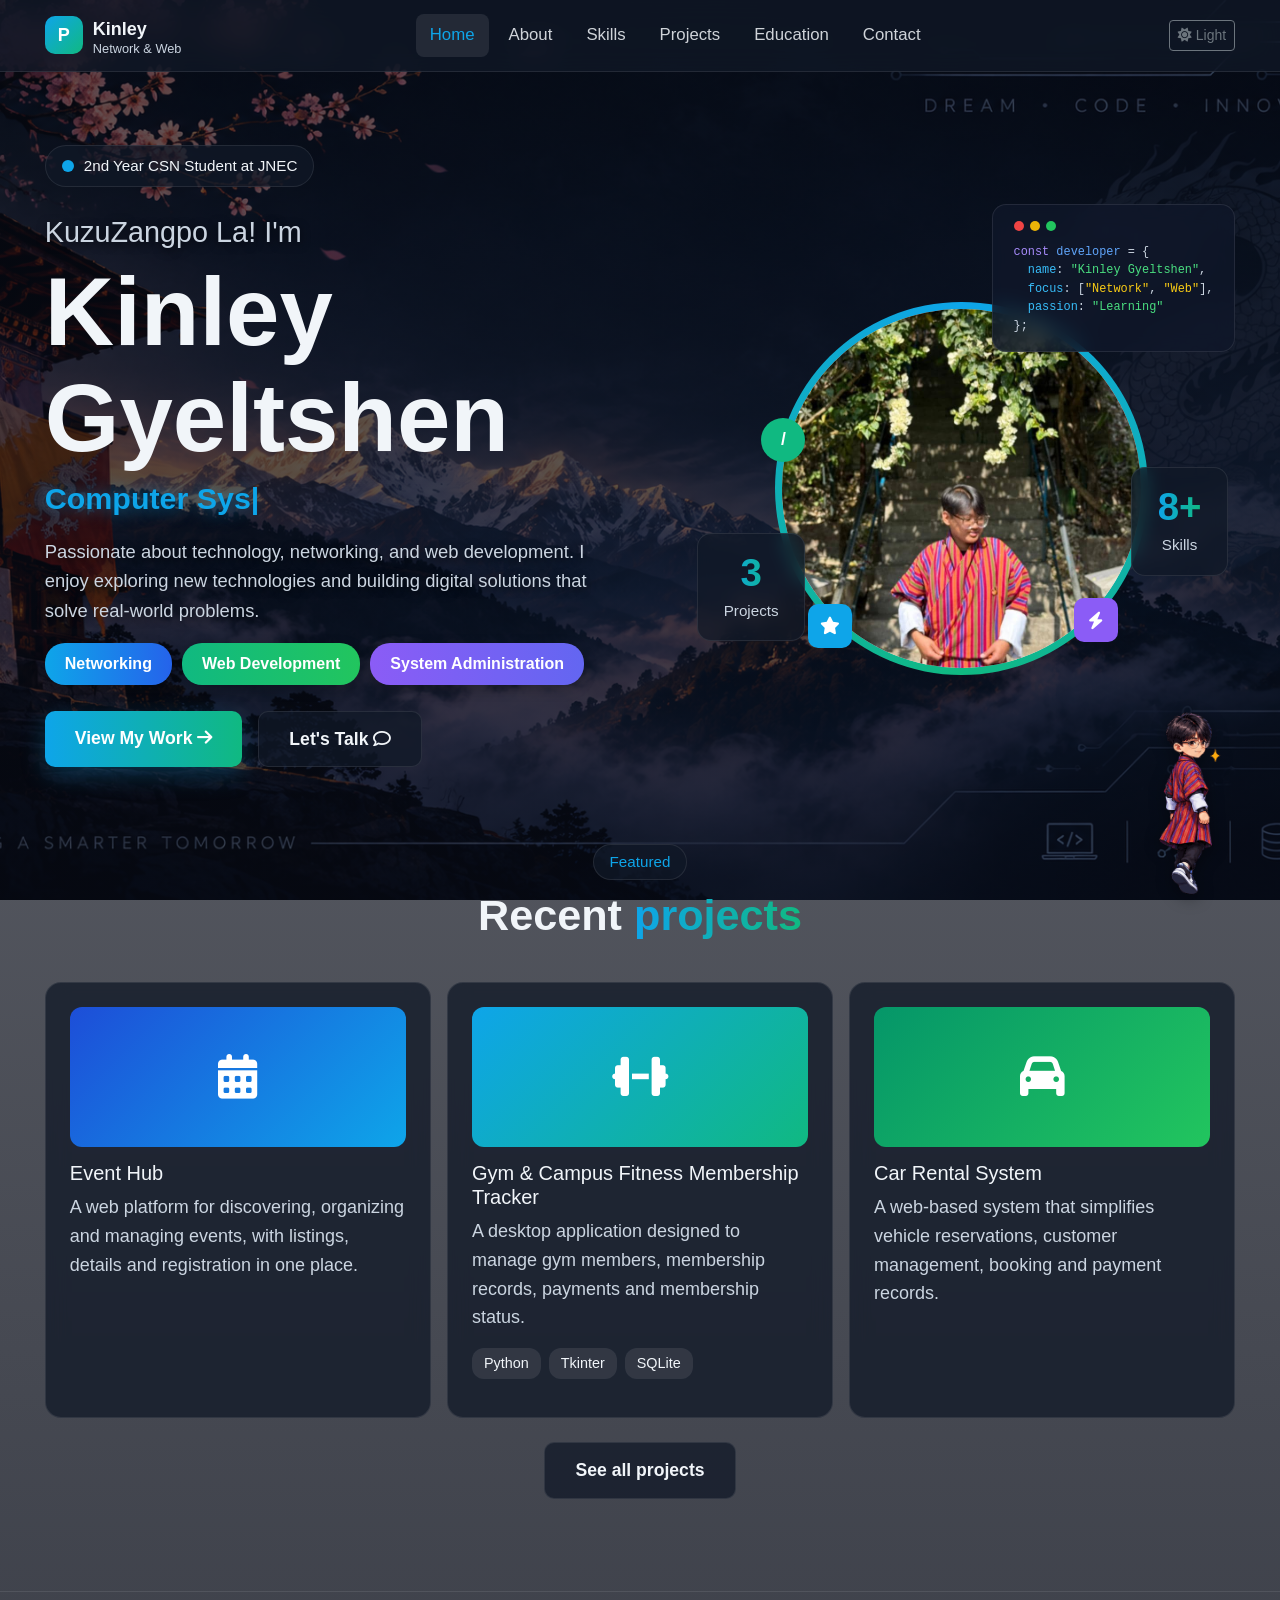
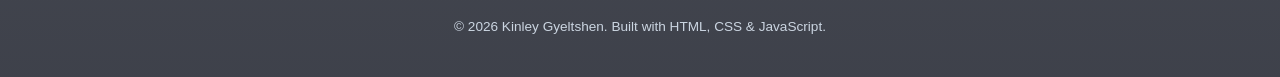
<file: index.html>
<!DOCTYPE html>
<html lang="en">
<head>
  <meta charset="UTF-8">
  <meta name="viewport" content="width=device-width, initial-scale=1.0">
  <meta name="description" content="Personal portfolio of Kinley Gyeltshen - 2nd year CSN student at JNEC">
  <title>KingyelPort — Home</title>
  <!-- 1. Bootstrap CSS (framework) -->
  <link href="https://cdn.jsdelivr.net/npm/bootstrap@5.3.3/dist/css/bootstrap.min.css" rel="stylesheet">
  <!-- 2. Font Awesome (icons) -->
  <link rel="stylesheet" href="https://cdnjs.cloudflare.com/ajax/libs/font-awesome/6.5.2/css/all.min.css">
  <!-- 3. YOUR CSS last so you can override Bootstrap -->
  <link rel="stylesheet" href="css/styles.css">
</head>
<body class="dark">
  <header id="top">
    <a href="index.html" class="brand">
      <span class="logo-mark">P</span>
      <span>Kinley<small>Network &amp; Web</small></span>
    </a>
    <nav id="mainNav">
      <a href="index.html" title="Go to home page">Home</a>
      <a href="about.html">About</a>
      <a href="skills.html">Skills</a>
      <a href="projects.html">Projects</a>
      <a href="education.html">Education</a>
      <a href="contact.html">Contact</a>
    </nav>
    <div class="header-actions">
      <button type="button" id="darkToggle" class="btn btn-sm btn-outline-secondary">Light</button>
      <button type="button" id="menuToggle" class="btn btn-sm btn-outline-secondary" aria-label="Open menu"><i class="fa-solid fa-bars"></i></button>
    </div>
  </header>

  <main>
    <section class="hero" id="home">
      <div class="hero-text">
        <span class="avail"><i class="dot"></i> 2nd Year CSN Student at JNEC</span>
        <p class="hello">KuzuZangpo La! I'm</p>
        <h1 class="hero-name">Kinley <br>Gyeltshen</h1>
        <h2 class="role"><span class="glow" id="typing"></span><span class="cursor">|</span></h2>
        <p class="intro">
          Passionate about technology, networking, and web development. I enjoy exploring new
          technologies and building digital solutions that solve real-world problems.
        </p>

        <div class="pills">
          <span class="pill p-tw">Networking</span>
          <span class="pill p-react">Web Development</span>
          <span class="pill p-node">System Administration</span>
        </div>

        <div class="cta">
          <a href="projects.html" class="btn btn-gradient">View My Work <i class="fa-solid fa-arrow-right"></i></a>
          <a href="contact.html" class="btn btn-ghost">Let's Talk <i class="fa-regular fa-comment"></i></a>
        </div>
      </div>

      <div class="hero-visual">
        <div class="code-card">
          <div class="dots"><i class="r"></i><i class="y"></i><i class="g"></i></div>
<pre><span class="k">const</span> <span class="v">developer</span> = {
  <span class="p">name</span>: <span class="s">"Kinley Gyeltshen"</span>,
  <span class="p">focus</span>: [<span class="yl">"Network"</span>, <span class="yl">"Web"</span>],
  <span class="p">passion</span>: <span class="s">"Learning"</span>
};</pre>
        </div>

        <div class="avatar-ring">
          <div class="avatar">
            <!-- put your photo at media/profile.jpeg -->
            <img id="profileImg" src="media/profile.jpeg" alt="Profile photo">
            <span id="avatarFallback" class="avatar-fallback">KG</span>
          </div>
        </div>

        <div class="float-badge fb-green">/</div>
        <div class="float-badge fb-purple"><i class="fa-solid fa-bolt"></i></div>
        <div class="float-badge fb-blue"><i class="fa-solid fa-star"></i></div>

        <div class="stat stat-projects"><strong class="grad" data-count="3">0</strong><small>Projects</small></div>
        <div class="stat stat-years"><strong class="grad" data-count="8" data-suffix="+">0</strong><small>Skills</small></div>
      </div>
    </section>

    <section id="featured">
      <div class="page-head">
        <span class="eyebrow">Featured</span>
        <h1>Recent <span class="grad">projects</span></h1>
      </div>
      <div class="row g-3" id="home-projects"></div>
      <p class="text-center mt-4"><a href="projects.html" class="btn btn-ghost">See all projects</a></p>
    </section>
  </main>

  <footer>
    <p>&copy; <span id="year"></span> Kinley Gyeltshen. Built with HTML, CSS &amp; JavaScript.</p>
  </footer>
  <img src="media/mascot.gif" alt="Animated mascot walking" class="mascot">
  <button type="button" id="toTop" aria-label="Back to top"><i class="fa-solid fa-arrow-up"></i></button>

  <!-- Bootstrap JS — last, just before your own scripts -->
  <script src="https://cdn.jsdelivr.net/npm/bootstrap@5.3.3/dist/js/bootstrap.bundle.min.js"></script>
  <script src="js/main.js"></script>
</body>
</html>
</file>
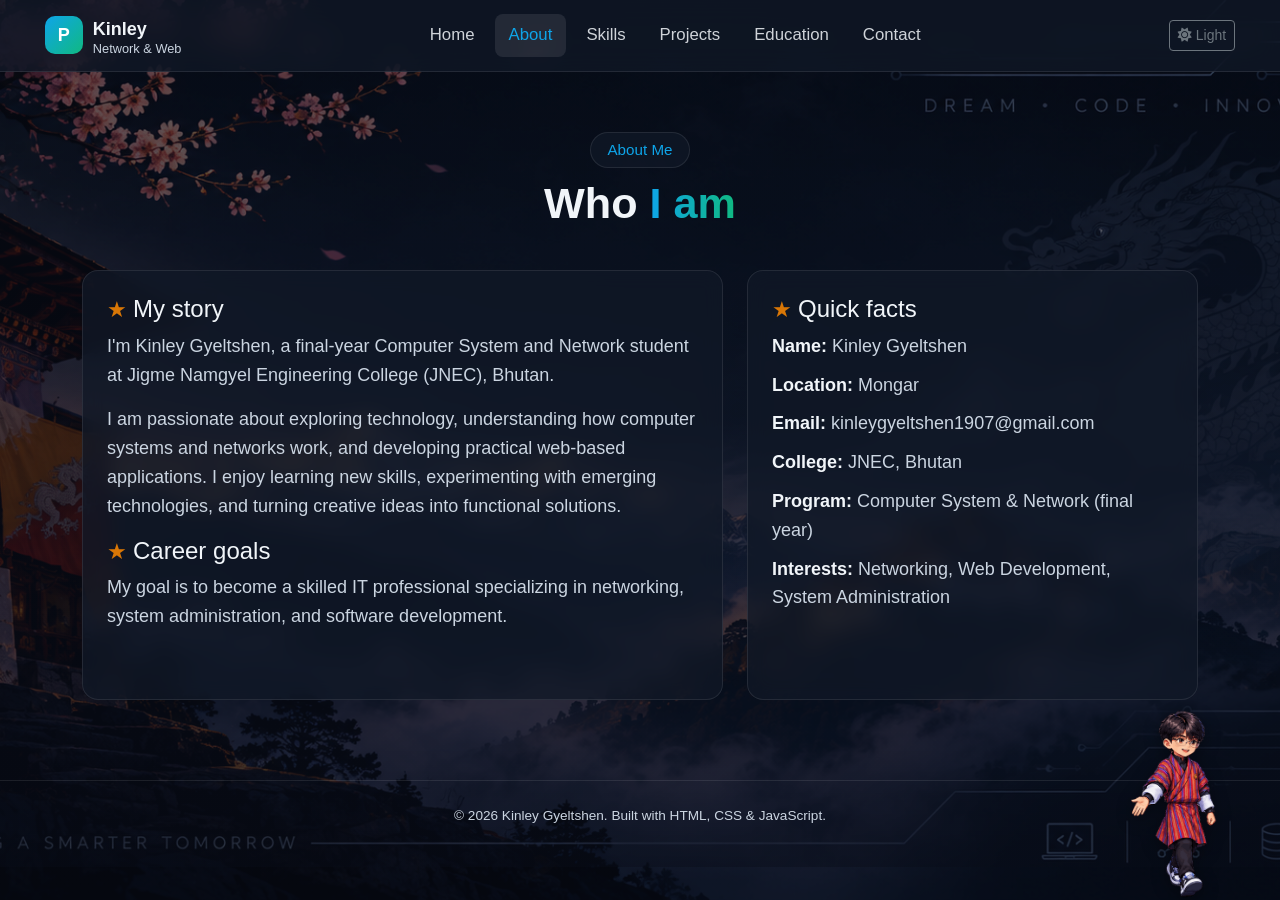
<file: about.html>
<!DOCTYPE html>
<html lang="en">
<head>
  <meta charset="UTF-8">
  <meta name="viewport" content="width=device-width, initial-scale=1.0">
  <meta name="description" content="Personal portfolio of Kinley Gyeltshen - Computer System &amp; Network Student">
  <title>KingyelPort — About</title>
  <!-- 1. Bootstrap CSS (framework) -->
  <link href="https://cdn.jsdelivr.net/npm/bootstrap@5.3.3/dist/css/bootstrap.min.css" rel="stylesheet">
  <!-- 2. Font Awesome (icons) -->
  <link rel="stylesheet" href="https://cdnjs.cloudflare.com/ajax/libs/font-awesome/6.5.2/css/all.min.css">
  <!-- 3. YOUR CSS last so you can override Bootstrap -->
  <link rel="stylesheet" href="css/styles.css">
</head>
<body class="dark">
  <header id="top">
    <a href="index.html" class="brand">
      <span class="logo-mark">P</span>
      <span>Kinley<small>Network &amp; Web</small></span>
    </a>
    <nav id="mainNav">
      <a href="index.html" title="Go to home page">Home</a>
      <a href="about.html">About</a>
      <a href="skills.html">Skills</a>
      <a href="projects.html">Projects</a>
      <a href="education.html">Education</a>
      <a href="contact.html">Contact</a>
    </nav>
    <div class="header-actions">
      <button type="button" id="darkToggle" class="btn btn-sm btn-outline-secondary">Light</button>
      <button type="button" id="menuToggle" class="btn btn-sm btn-outline-secondary" aria-label="Open menu"><i class="fa-solid fa-bars"></i></button>
    </div>
  </header>

  <main>
    <div class="container py-3">
      <div class="page-head">
        <span class="eyebrow">About Me</span>
        <h1>Who <span class="grad">I am</span></h1>
      </div>

      <div class="row g-4">
        <div class="col-lg-7">
          <section class="site-card h-100" id="bio">
            <h2>My story</h2>
            <p>I'm Kinley Gyeltshen, a final-year Computer System and Network student at Jigme Namgyel Engineering College (JNEC), Bhutan.</p>
            <p>I am passionate about exploring technology, understanding how computer systems and networks work, and developing practical web-based applications. I enjoy learning new skills, experimenting with emerging technologies, and turning creative ideas into functional solutions.</p>
            <h2>Career goals</h2>
            <p>My goal is to become a skilled IT professional specializing in networking, system administration, and software development.</p>
          </section>
        </div>
        <div class="col-lg-5">
          <section class="site-card h-100" id="facts">
            <h2>Quick facts</h2>
            <ul class="facts">
              <li><b>Name:</b> Kinley Gyeltshen</li>
              <li><b>Location:</b> Mongar</li>
              <li><b>Email:</b> kinleygyeltshen1907@gmail.com</li>
              <li><b>College:</b> JNEC, Bhutan</li>
              <li><b>Program:</b> Computer System &amp; Network (final year)</li>
              <li><b>Interests:</b> Networking, Web Development, System Administration</li>
            </ul>
          </section>
        </div>
      </div>
    </div>
  </main>

  <footer>
    <p>&copy; <span id="year"></span> Kinley Gyeltshen. Built with HTML, CSS &amp; JavaScript.</p>
  </footer>
  <img src="media/mascot.gif" alt="Animated mascot walking" class="mascot">
  <button type="button" id="toTop" aria-label="Back to top"><i class="fa-solid fa-arrow-up"></i></button>

  <!-- Bootstrap JS — last, just before your own scripts -->
  <script src="https://cdn.jsdelivr.net/npm/bootstrap@5.3.3/dist/js/bootstrap.bundle.min.js"></script>
  <script src="js/main.js"></script>
</body>
</html>
</file>
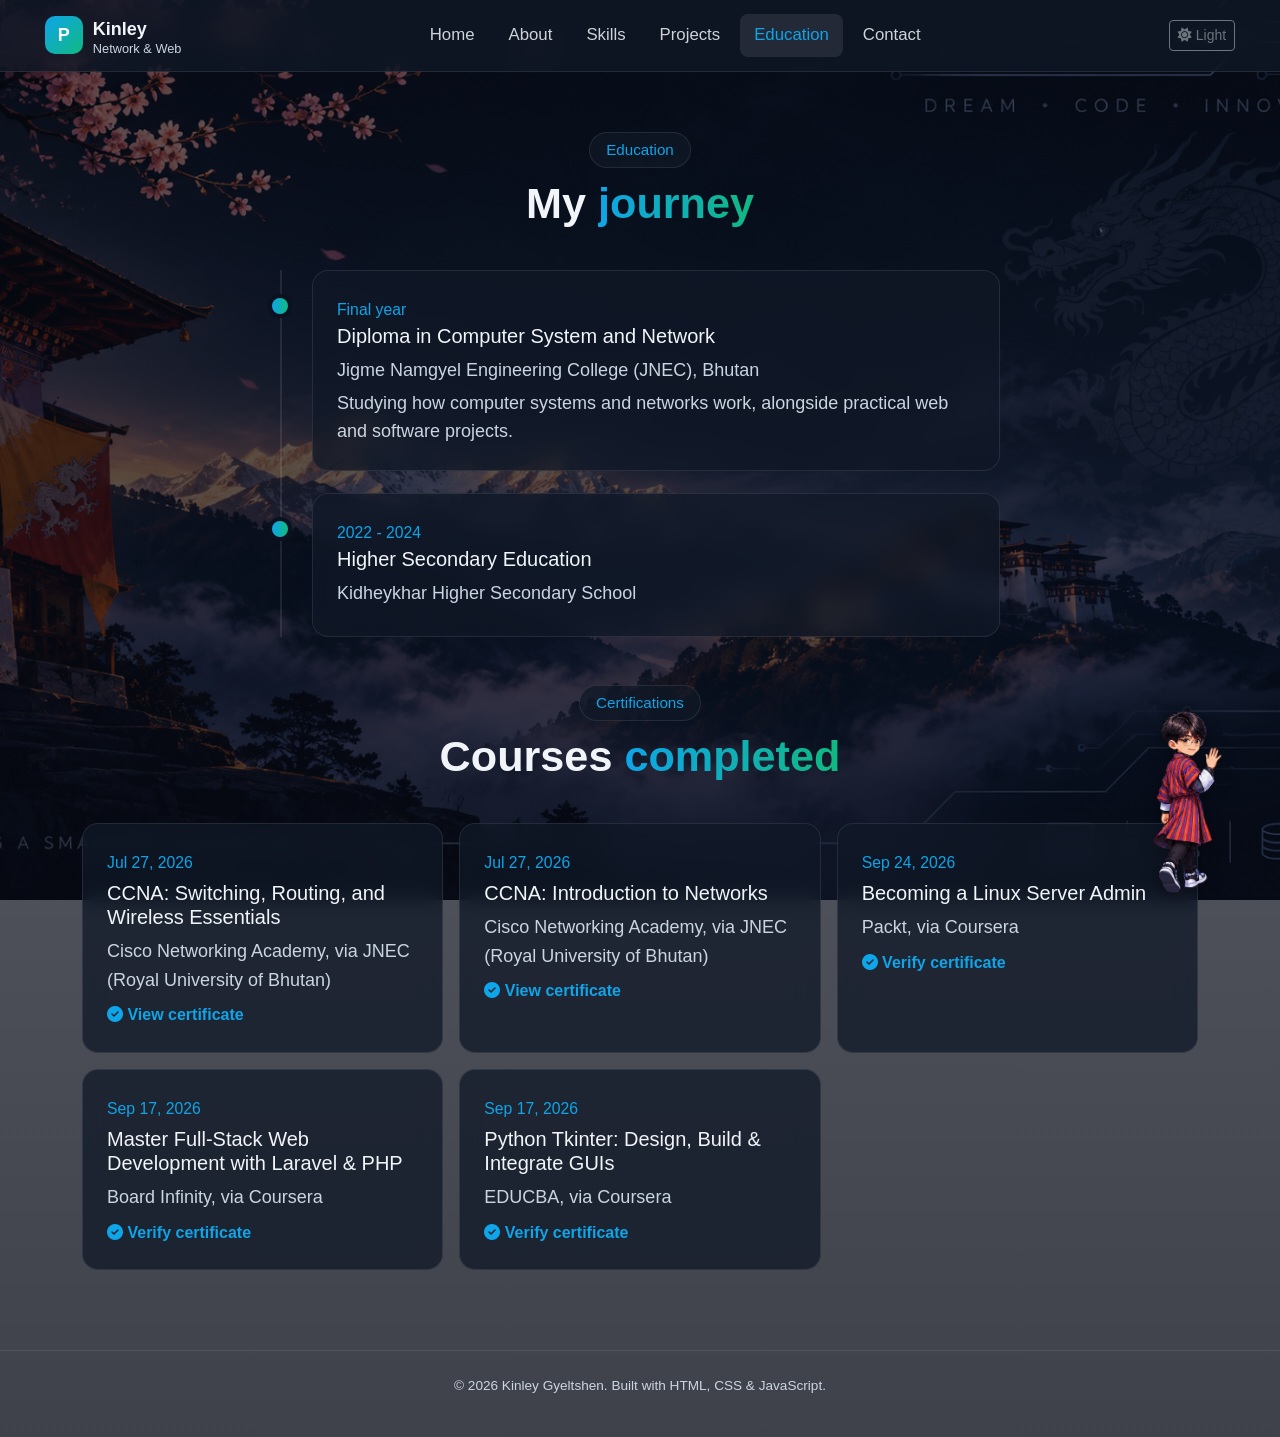
<file: education.html>
<!DOCTYPE html>
<html lang="en">
<head>
  <meta charset="UTF-8">
  <meta name="viewport" content="width=device-width, initial-scale=1.0">
  <meta name="description" content="Personal portfolio of Kinley Gyeltshen - Diploma in Computer System &amp; Network Student">
  <title>KingyelPort — Education</title>
  <!-- 1. Bootstrap CSS (framework) -->
  <link href="https://cdn.jsdelivr.net/npm/bootstrap@5.3.3/dist/css/bootstrap.min.css" rel="stylesheet">
  <!-- 2. Font Awesome (icons) -->
  <link rel="stylesheet" href="https://cdnjs.cloudflare.com/ajax/libs/font-awesome/6.5.2/css/all.min.css">
  <!-- 3. YOUR CSS last so you can override Bootstrap -->
  <link rel="stylesheet" href="css/styles.css">
</head>
<body class="dark">
  <header id="top">
    <a href="index.html" class="brand">
      <span class="logo-mark">P</span>
      <span>Kinley<small>Network &amp; Web</small></span>
    </a>
    <nav id="mainNav">
      <a href="index.html" title="Go to home page">Home</a>
      <a href="about.html">About</a>
      <a href="skills.html">Skills</a>
      <a href="projects.html">Projects</a>
      <a href="education.html">Education</a>
      <a href="contact.html">Contact</a>
    </nav>
    <div class="header-actions">
      <button type="button" id="darkToggle" class="btn btn-sm btn-outline-secondary">Light</button>
      <button type="button" id="menuToggle" class="btn btn-sm btn-outline-secondary" aria-label="Open menu"><i class="fa-solid fa-bars"></i></button>
    </div>
  </header>

  <main>
    <div class="container py-3">
      <div class="page-head">
        <span class="eyebrow">Education</span>
        <h1>My <span class="grad">journey</span></h1>
      </div>
      <div class="timeline" id="educationList"></div>

      <div class="page-head mt-5">
        <span class="eyebrow">Certifications</span>
        <h1>Courses <span class="grad">completed</span></h1>
      </div>
      <div class="row g-3" id="certList"></div>
    </div>
  </main>

  <footer>
    <p>&copy; <span id="year"></span> Kinley Gyeltshen. Built with HTML, CSS &amp; JavaScript.</p>
  </footer>
  <img src="media/mascot.gif" alt="Animated mascot walking" class="mascot">
  <button type="button" id="toTop" aria-label="Back to top"><i class="fa-solid fa-arrow-up"></i></button>

  <!-- Bootstrap JS — last, just before your own scripts -->
  <script src="https://cdn.jsdelivr.net/npm/bootstrap@5.3.3/dist/js/bootstrap.bundle.min.js"></script>
  <script src="js/main.js"></script>
</body>
</html>
</file>
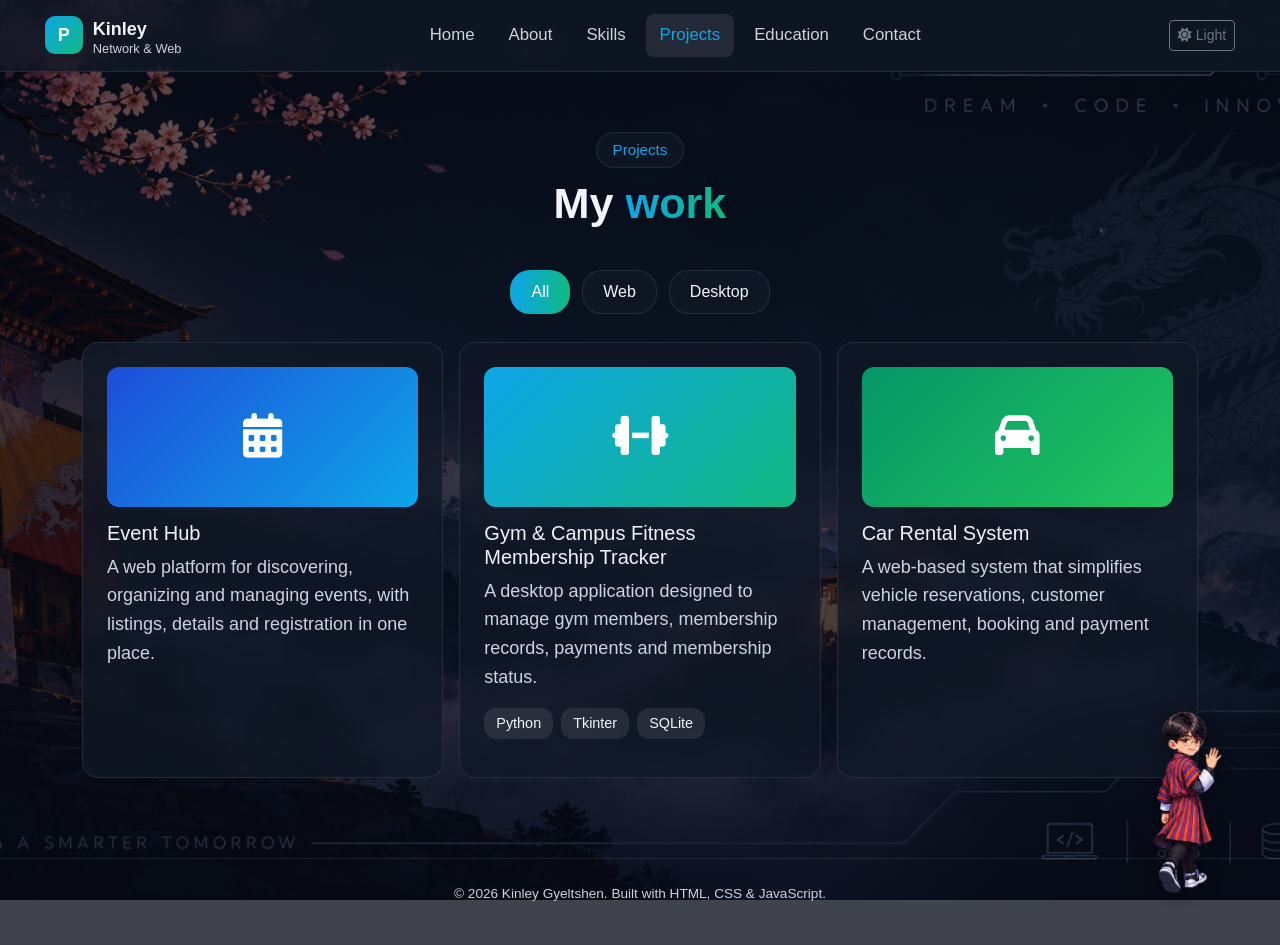
<file: projects.html>
<!DOCTYPE html>
<html lang="en">
<head>
  <meta charset="UTF-8">
  <meta name="viewport" content="width=device-width, initial-scale=1.0">
  <meta name="description" content="Personal portfolio of Kinley Gyeltshen - Computer System &amp; Network Student">
  <title>KingyelPort — Projects</title>
  <!-- 1. Bootstrap CSS (framework) -->
  <link href="https://cdn.jsdelivr.net/npm/bootstrap@5.3.3/dist/css/bootstrap.min.css" rel="stylesheet">
  <!-- 2. Font Awesome (icons) -->
  <link rel="stylesheet" href="https://cdnjs.cloudflare.com/ajax/libs/font-awesome/6.5.2/css/all.min.css">
  <!-- 3. YOUR CSS last so you can override Bootstrap -->
  <link rel="stylesheet" href="css/styles.css">
</head>
<body class="dark">
  <header id="top">
    <a href="index.html" class="brand">
      <span class="logo-mark">P</span>
      <span>Kinley<small>Network &amp; Web</small></span>
    </a>
    <nav id="mainNav">
      <a href="index.html" title="Go to home page">Home</a>
      <a href="about.html">About</a>
      <a href="skills.html">Skills</a>
      <a href="projects.html">Projects</a>
      <a href="education.html">Education</a>
      <a href="contact.html">Contact</a>
    </nav>
    <div class="header-actions">
      <button type="button" id="darkToggle" class="btn btn-sm btn-outline-secondary">Light</button>
      <button type="button" id="menuToggle" class="btn btn-sm btn-outline-secondary" aria-label="Open menu"><i class="fa-solid fa-bars"></i></button>
    </div>
  </header>

  <main>
    <div class="container py-3">
      <div class="page-head">
        <span class="eyebrow">Projects</span>
        <h1>My <span class="grad">work</span></h1>
      </div>
      <div class="filters">
        <button type="button" class="filter active" data-filter="all">All</button>
        <button type="button" class="filter" data-filter="web">Web</button>
        <button type="button" class="filter" data-filter="desktop">Desktop</button>
      </div>
      <div class="row g-3" id="projectList"></div>
    </div>
  </main>

  <footer>
    <p>&copy; <span id="year"></span> Kinley Gyeltshen. Built with HTML, CSS &amp; JavaScript.</p>
  </footer>
  <img src="media/mascot.gif" alt="Animated mascot walking" class="mascot">
  <button type="button" id="toTop" aria-label="Back to top"><i class="fa-solid fa-arrow-up"></i></button>

  <!-- Bootstrap JS — last, just before your own scripts -->
  <script src="https://cdn.jsdelivr.net/npm/bootstrap@5.3.3/dist/js/bootstrap.bundle.min.js"></script>
  <script src="js/main.js"></script>
</body>
</html>
</file>
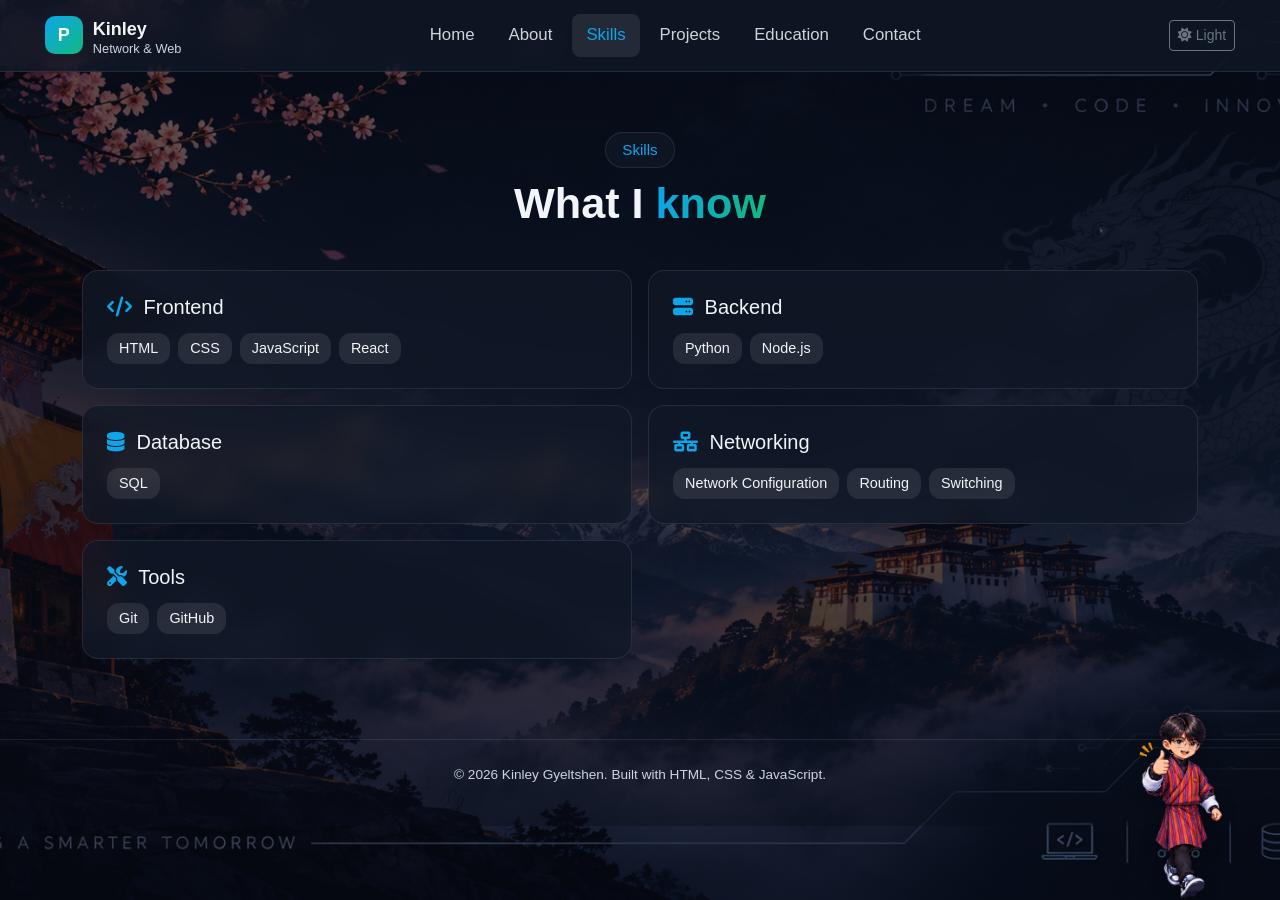
<file: skills.html>
<!DOCTYPE html>
<html lang="en">
<head>
  <meta charset="UTF-8">
  <meta name="viewport" content="width=device-width, initial-scale=1.0">
  <meta name="description" content="Personal portfolio of Kinley Gyeltshen - Computer System &amp; Network Student">
  <title>KingyelPort — Skills</title>
  <!-- 1. Bootstrap CSS (framework) -->
  <link href="https://cdn.jsdelivr.net/npm/bootstrap@5.3.3/dist/css/bootstrap.min.css" rel="stylesheet">
  <!-- 2. Font Awesome (icons) -->
  <link rel="stylesheet" href="https://cdnjs.cloudflare.com/ajax/libs/font-awesome/6.5.2/css/all.min.css">
  <!-- 3. YOUR CSS last so you can override Bootstrap -->
  <link rel="stylesheet" href="css/styles.css">
</head>
<body class="dark">
  <header id="top">
    <a href="index.html" class="brand">
      <span class="logo-mark">P</span>
      <span>Kinley<small>Network &amp; Web</small></span>
    </a>
    <nav id="mainNav">
      <a href="index.html" title="Go to home page">Home</a>
      <a href="about.html">About</a>
      <a href="skills.html">Skills</a>
      <a href="projects.html">Projects</a>
      <a href="education.html">Education</a>
      <a href="contact.html">Contact</a>
    </nav>
    <div class="header-actions">
      <button type="button" id="darkToggle" class="btn btn-sm btn-outline-secondary">Light</button>
      <button type="button" id="menuToggle" class="btn btn-sm btn-outline-secondary" aria-label="Open menu"><i class="fa-solid fa-bars"></i></button>
    </div>
  </header>

  <main>
    <div class="container py-3">
      <div class="page-head">
        <span class="eyebrow">Skills</span>
        <h1>What I <span class="grad">know</span></h1>
      </div>
      <div class="row g-3" id="skillList"></div>
    </div>
  </main>

  <footer>
    <p>&copy; <span id="year"></span> Kinley Gyeltshen. Built with HTML, CSS &amp; JavaScript.</p>
  </footer>
  <img src="media/mascot.gif" alt="Animated mascot walking" class="mascot">
  <button type="button" id="toTop" aria-label="Back to top"><i class="fa-solid fa-arrow-up"></i></button>

  <!-- Bootstrap JS — last, just before your own scripts -->
  <script src="https://cdn.jsdelivr.net/npm/bootstrap@5.3.3/dist/js/bootstrap.bundle.min.js"></script>
  <script src="js/main.js"></script>
</body>
</html>
</file>
<file: css/styles.css>
/* ---------- variables (light theme is the default) ---------- */
:root {
  --bg: #f4f7fb;
  --bg2: #ffffff;
  --card: rgba(255, 255, 255, 0.9);
  --border: rgba(15, 23, 42, 0.12);
  --text: #0f172a;
  --muted: #475569;
  --blue: #0ea5e9;
  --pink: #ec4899;
  --purple: #8b5cf6;
  --green: #10b981;
  --grad: linear-gradient(90deg, #0ea5e9, #10b981);
}

/* dark theme: the body gets class="dark" (toggled by main.js) */
body.dark {
  --bg: #0b1120;
  --bg2: #111a2e;
  --card: rgba(17, 24, 39, 0.75);
  --border: rgba(255, 255, 255, 0.09);
  --text: #f1f5f9;
  --muted: #94a3b8;
}

/* ---------- base ---------- */
body {
  font-family: "Segoe UI", Arial, sans-serif;
  margin: 0;
  color: var(--text);
  background: var(--bg);
  font-size: 1.125rem;
  line-height: 1.6;
  transition: background 0.3s, color 0.3s;
}
body.dark {
  background:
    radial-gradient(500px 500px at 70% 0%, rgba(16, 185, 129, 0.25), transparent 70%),
    radial-gradient(450px 450px at 0% 20%, rgba(29, 78, 216, 0.25), transparent 70%),
    radial-gradient(450px 450px at 60% 100%, rgba(14, 116, 144, 0.3), transparent 70%),
    var(--bg);
  background-attachment: fixed;
}
a { color: inherit; text-decoration: none; }
img { max-width: 100%; height: auto; }
h1, h2, h3 { font-family: "Segoe UI", Arial, sans-serif; }
main { padding: 24px 3.5%; }
section { margin-bottom: 28px; }
.grad {
  background: var(--grad);
  -webkit-background-clip: text;
  background-clip: text;
  color: transparent;
}

/* ---------- header / nav ---------- */
header {
  display: flex;
  align-items: center;
  justify-content: space-between;
  flex-wrap: wrap;
  gap: 12px;
  padding: 14px 3.5%;
  position: sticky;
  top: 0;
  z-index: 100;
  background: var(--card);
  backdrop-filter: blur(14px);
  border-bottom: 1px solid var(--border);
}
.brand { display: flex; align-items: center; gap: 10px; font-weight: 700; }
.brand small { display: block; font-size: 0.8rem; font-weight: 400; color: var(--muted); line-height: 1; }
.logo-mark {
  width: 38px; height: 38px; border-radius: 10px;
  background: linear-gradient(135deg, var(--blue), var(--green));
  display: grid; place-items: center; color: #fff; font-weight: 800;
}
nav { display: flex; gap: 6px; }
nav a { padding: 8px 14px; border-radius: 8px; font-size: 1.05rem; opacity: 0.85; transition: 0.2s; }
nav a:hover { opacity: 1; color: var(--blue); }
nav a.active { opacity: 1; color: var(--blue); background: var(--border); }
.header-actions { display: flex; align-items: center; gap: 10px; }
#menuToggle { display: none; }

/* ---------- buttons ---------- */
.btn-gradient {
  background: var(--grad); color: #fff; border: none; font-weight: 600;
  padding: 14px 30px; font-size: 1.1rem; border-radius: 10px; box-shadow: 0 8px 24px rgba(14, 165, 233, 0.25);
}
.btn-gradient:hover { color: #fff; transform: translateY(-3px); box-shadow: 0 12px 30px rgba(16, 185, 129, 0.4); }
.btn-ghost {
  background: var(--card); color: var(--text); border: 1px solid var(--border);
  font-weight: 600; padding: 14px 30px; font-size: 1.1rem; border-radius: 10px;
}
.btn-ghost:hover { color: var(--text); border-color: var(--blue); transform: translateY(-3px); }
button:hover { opacity: 0.95; }

/* ---------- hero (home page) ---------- */
.hero { min-height: 80vh; display: grid; grid-template-columns: 1.1fr 1fr; align-items: center; gap: 40px; }
.avail {
  display: inline-flex; align-items: center; gap: 10px; padding: 8px 16px;
  border-radius: 30px; background: var(--card); border: 1px solid var(--border); font-size: 0.95rem;
}
.dot { width: 12px; height: 12px; border-radius: 50%; background: var(--blue); animation: pulse 2s infinite; }
@keyframes pulse { 50% { box-shadow: 0 0 0 8px rgba(14, 165, 233, 0); } 0% { box-shadow: 0 0 0 0 rgba(14, 165, 233, 0.5); } }
.hello { font-size: 1.8rem; color: var(--muted); margin: 22px 0 0; }
.hero-name { font-size: clamp(3.5rem, 8vw, 6rem); line-height: 1.1; font-weight: 800; margin: 4px 0 10px; }
.role { font-size: 1.9rem; font-weight: 700; min-height: 2.4rem; }
.role::before { content: none; }
.glow { color: var(--blue); text-shadow: 0 0 18px rgba(14, 165, 233, 0.6); }
.cursor { color: var(--blue); animation: blink 1s infinite; }
@keyframes blink { 50% { opacity: 0; } }
.intro { max-width: 560px; font-size: 1.15rem; color: var(--muted); margin: 18px 0; }
.pills { display: flex; flex-wrap: wrap; gap: 10px; margin-bottom: 26px; }
.pills.center { justify-content: center; margin-top: 30px; }
.pill { padding: 8px 20px; border-radius: 20px; font-size: 1rem; font-weight: 600; color: #fff; box-shadow: 0 4px 14px rgba(0, 0, 0, 0.2); }
.p-html { background: linear-gradient(90deg, #2563eb, #3b82f6); }
.p-css { background: linear-gradient(90deg, #a855f7, #ec4899); }
.p-js { background: linear-gradient(90deg, #f59e0b, #f97316); }
.p-tw { background: linear-gradient(90deg, #0ea5e9, #2563eb); }
.p-react { background: linear-gradient(90deg, #10b981, #22c55e); }
.p-node { background: linear-gradient(90deg, #8b5cf6, #6366f1); }
.cta { display: flex; gap: 16px; flex-wrap: wrap; }
.follow { display: flex; align-items: center; gap: 12px; margin-top: 28px; font-size: 0.8rem; color: var(--muted); }
.social {
  width: 36px; height: 36px; border-radius: 50%; background: var(--card);
  border: 1px solid var(--border); display: grid; place-items: center; transition: 0.25s;
}
.social:hover { background: var(--blue); color: #fff; transform: translateY(-3px); }

.hero-visual { position: relative; height: clamp(520px, 36vw, 680px); display: grid; place-items: center; }
.avatar-ring {
  width: min(30vw, 480px, 78vw); min-width: 300px; aspect-ratio: 1; border-radius: 50%; padding: 7px;
  background: conic-gradient(var(--blue), var(--green), var(--blue));
  animation: float 6s ease-in-out infinite;
}
.avatar { width: 100%; height: 100%; border-radius: 50%; overflow: hidden; background: #e5e7eb; position: relative; }
.avatar img { width: 100%; height: 100%; object-fit: cover; }
.avatar-fallback {
  display: none; position: absolute; inset: 0; place-items: center; font-size: 5rem; font-weight: 800; color: #fff;
  background: linear-gradient(135deg, var(--blue), var(--green));
}
@keyframes float { 50% { transform: translateY(-12px); } }
.code-card {
  position: absolute; top: 0; right: 0; z-index: 3; width: 320px; padding: 18px 22px; border-radius: 14px;
  background: rgba(15, 23, 42, 0.8); backdrop-filter: blur(10px); border: 1px solid var(--border);
  font-family: Consolas, monospace; font-size: 0.95rem; color: #cbd5e1;
}
.code-card .dots { display: flex; gap: 6px; margin-bottom: 12px; }
.dots i { width: 10px; height: 10px; border-radius: 50%; }
.dots .r { background: #ef4444; } .dots .y { background: #eab308; } .dots .g { background: #22c55e; }
.code-card pre { white-space: pre-wrap; margin: 0; color: inherit; }
.k { color: #a78bfa; } .v { color: #60a5fa; } .p { color: #38bdf8; } .s { color: #4ade80; } .yl { color: #facc15; }
.float-badge {
  position: absolute; width: 44px; height: 44px; font-size: 1.1rem; border-radius: 10px; display: grid; place-items: center;
  color: #fff; font-weight: 700; animation: float 5s ease-in-out infinite;
}
.fb-green { background: #10b981; border-radius: 50%; left: 6%; top: 40%; }
.fb-purple { background: #8b5cf6; right: 10%; bottom: 30%; animation-delay: 1s; }
.fb-blue { background: #0ea5e9; left: 22%; bottom: 12%; animation-delay: 2s; }
.stat {
  position: absolute; padding: 18px 30px; border-radius: 14px; text-align: center;
  background: var(--card); border: 1px solid var(--border); backdrop-filter: blur(8px);
}
.stat strong { display: block; font-size: 2.4rem; line-height: 1.2; }
.stat small { font-size: 0.95rem; color: var(--muted); }
.stat-projects { left: 0; bottom: 8%; }
.stat-years { right: 0; bottom: 10%; }

/* ---------- page headings ---------- */
.page-head { text-align: center; margin: 20px 0 40px; }
.eyebrow {
  display: inline-block; padding: 5px 16px; border-radius: 20px; background: var(--card);
  border: 1px solid var(--border); font-size: 0.95rem; color: var(--blue); margin-bottom: 10px;
}
.page-head h1 { font-size: clamp(1.9rem, 4vw, 2.7rem); font-weight: 800; }
h2 { font-size: 1.5rem; }
h2::before { content: "★ "; color: #d97706; font-size: 0.9em; }
.page-head h1::before { content: none; }

/* ---------- cards ---------- */
.site-card {
  background: var(--card); color: var(--text); border: 1px solid var(--border);
  border-radius: 16px; padding: 24px; backdrop-filter: blur(10px); transition: 0.3s;
}
.site-card:hover { border-color: rgba(14, 165, 233, 0.45); transform: translateY(-4px); }
.site-card p { color: var(--muted); }
.facts { list-style: none; padding: 0; display: grid; gap: 10px; color: var(--muted); margin: 0; }
.facts b { color: var(--text); }
li::marker { color: #059669; }

.thumb { height: 140px; border-radius: 12px; display: grid; place-items: center; font-size: 2.8rem; color: #fff; margin-bottom: 14px; }
.t1 { background: linear-gradient(135deg, #1d4ed8, #0ea5e9); }
.t2 { background: linear-gradient(135deg, #0ea5e9, #10b981); }
.t3 { background: linear-gradient(135deg, #059669, #22c55e); }
.tags { display: flex; flex-wrap: wrap; gap: 8px; margin-bottom: 14px; }
.tags span { font-size: 0.9rem; padding: 4px 12px; border-radius: 12px; background: var(--border); }
.card-links { display: flex; gap: 18px; font-size: 1rem; font-weight: 600; }
.card-links a { color: var(--blue); }
.card-links a:hover { text-decoration: underline; }

.filters { display: flex; justify-content: center; gap: 12px; margin-bottom: 28px; }
.filter {
  padding: 8px 20px; border-radius: 20px; border: 1px solid var(--border);
  background: var(--card); color: var(--text); font-size: 1rem;
}
.filter.active, .filter:hover { background: var(--grad); color: #fff; border-color: transparent; }

.skill-top { display: flex; justify-content: space-between; margin-bottom: 8px; font-size: 0.92rem; }
.progress { height: 10px; background: var(--border); border-radius: 10px; }
.progress-bar { background: var(--grad); width: 0; transition: width 1.2s ease; }

.timeline { max-width: 720px; margin: 0 auto; border-left: 2px solid var(--border); padding-left: 30px; display: grid; gap: 22px; }
.t-item { position: relative; }
.t-item::before {
  content: ""; position: absolute; left: -40px; top: 28px; width: 16px; height: 16px;
  border-radius: 50%; background: var(--grad); box-shadow: 0 0 0 4px var(--bg);
}
.t-item small { color: var(--blue); }

/* ---------- forms ---------- */
input[type="text"], input[type="email"], textarea {
  width: 100%; padding: 12px 16px; margin-bottom: 4px; border-radius: 10px;
  border: 1px solid var(--border); background: var(--bg2); color: var(--text); font: inherit;
}
input:focus, textarea:focus { outline: 2px solid var(--blue); }
input.is-invalid, textarea.is-invalid { border-color: #b91c1c; }
.error { color: #ef4444; font-size: 0.85rem; display: block; min-height: 1.2rem; margin-bottom: 8px; }
.form-status { margin-top: 12px; font-size: 0.9rem; }
.form-status.ok { color: var(--green); }
.char-count { font-size: 0.8rem; color: var(--muted); float: right; }

/* ---------- footer ---------- */
footer { text-align: center; padding: 24px; margin-top: 40px; color: var(--muted); font-size: 0.85rem; border-top: 1px solid var(--border); }
#toTop {
  position: fixed; right: 24px; bottom: 24px; width: 44px; height: 44px; border-radius: 50%;
  background: var(--grad); color: #fff; border: none; opacity: 0; pointer-events: none; transition: 0.3s; z-index: 90;
}
#toTop.show { opacity: 1; pointer-events: auto; }
.hide { display: none; }

/* ---------- small animated mascot (bottom-right) ---------- */
.mascot {
  position: fixed; right: 16px; bottom: 0; width: 170px; height: auto;
  z-index: 80; pointer-events: none; user-select: none;
  filter: drop-shadow(0 4px 8px rgba(0, 0, 0, 0.35));
}
/* lift the back-to-top button above the mascot */
#toTop { bottom: 190px; right: 40px; }
@media (max-width: 600px) {
  .mascot { width: 110px; right: 6px; }
  #toTop { bottom: 125px; right: 20px; }
}

/* ---------- responsive ---------- */
@media (max-width: 960px) {
  .hero { grid-template-columns: 1fr; }
  .hero-visual { height: 460px; }
  #menuToggle { display: inline-block; }
  nav {
    display: none; width: 100%; flex-direction: column; order: 3;
  }
  nav.open { display: flex; }
  nav a { display: block; margin: 2px 0; }
}
@media (max-width: 600px) {
  body { font-size: 16px; }
  .hello { font-size: 1.2rem; }
  .role { font-size: 1.25rem; }
  .code-card { width: 210px; font-size: 0.68rem; }
  .stat { padding: 10px 16px; }
}

/* ---------- skills + certifications ---------- */
.skill-title { margin-bottom: 14px; }
.skill-title i { color: var(--blue); margin-right: 6px; }
.cert-date { color: var(--blue); }

/* keep the hero tidy on mid-size screens */
@media (max-width: 1100px) {
  .hero-name { font-size: clamp(3rem, 7vw, 4.5rem); }
  .hero-visual { height: 500px; }
  .avatar-ring { width: min(340px, 78vw); }
  .code-card { width: 270px; font-size: 0.85rem; }
}

/* desktop sizing: everything is in rem, so it scales with the screen width */
html { font-size: clamp(16px, 1.05vw, 22px); }
@media (max-width: 960px) { html { font-size: 16px; } }

/* ---------- hero visual: one square stage, everything positioned in % of it ---------- */
.hero-visual {
  position: relative; display: block; height: auto; aspect-ratio: 1 / 1;
  width: 100%; max-width: 38rem; justify-self: center;
}
.avatar-ring {
  position: absolute; left: 21%; top: 25%; width: 58%; min-width: 0; aspect-ratio: 1;
}
.avatar img { object-position: 50% 80%; } /* keeps your face centred in the circle */
.code-card {
  position: absolute; top: 4%; right: 0; left: auto; width: max-content; max-width: 62%;
  padding: 1rem 1.3rem; font-size: 0.85rem; line-height: 1.55;
}
.code-card pre { white-space: pre; }
.float-badge { width: 2.75rem; height: 2.75rem; font-size: 1.1rem; }
.fb-green  { left: 15%; top: 38%; right: auto; bottom: auto; }
.fb-purple { left: 71%; top: 72%; right: auto; bottom: auto; }
.fb-blue   { left: 24%; top: 79%; right: auto; bottom: auto; }
.stat { padding: 1rem 1.6rem; }
.stat-projects { left: 0; bottom: 8%; top: auto; right: auto; }
.stat-years    { right: 0; bottom: 18%; top: auto; left: auto; }

@media (max-width: 960px) {
  .hero-visual { max-width: 30rem; }
}
@media (max-width: 600px) {
  .code-card { font-size: 0.62rem; padding: 0.7rem 0.9rem; }
  .float-badge { width: 2rem; height: 2rem; font-size: 0.8rem; }
  .stat { padding: 0.6rem 1rem; }
  .stat strong { font-size: 1.6rem; }
  .stat small { font-size: 0.75rem; }
}

/* bigger profile circle */
.avatar-ring { left: 16%; top: 22%; width: 68%; }
.fb-green  { left: 10%; top: 40%; }
.fb-purple { left: 74%; top: 78%; }
.fb-blue   { left: 25%; top: 86%; }
.stat-projects { bottom: 4%; }
.stat-years { bottom: 2%; }

/* badges and counters sit on the edge of the profile circle */
.fb-green  { left: 13.5%; top: 43%; }
.fb-purple { left: 70.5%; top: 76%; }
.fb-blue   { left: 22%;   top: 77%; }
.stat-projects { left: auto; right: 78.5%; top: 64%; bottom: auto; }
.stat-years    { left: 81%; right: auto; top: 52%; bottom: auto; }

/* ---------- background image ---------- */
body {
  background:
    linear-gradient(rgba(244, 247, 251, 0.82), rgba(244, 247, 251, 0.82)),
    url("../media/bg.png") center / cover no-repeat fixed;
}
body.dark {
  background:
    linear-gradient(rgba(8, 12, 24, 0.55), rgba(8, 12, 24, 0.7)),
    url("../media/bg.png") center / cover no-repeat fixed;
}

/* keep text readable over the photo */
body.dark { --muted: #cbd5e1; }
body.dark .intro, body.dark .hello { text-shadow: 0 2px 10px rgba(0, 0, 0, 0.7); }
body.dark {
  background:
    linear-gradient(rgba(8, 12, 24, 0.62), rgba(8, 12, 24, 0.78)),
    url("../media/bg.png") center / cover no-repeat fixed;
}
</file>
